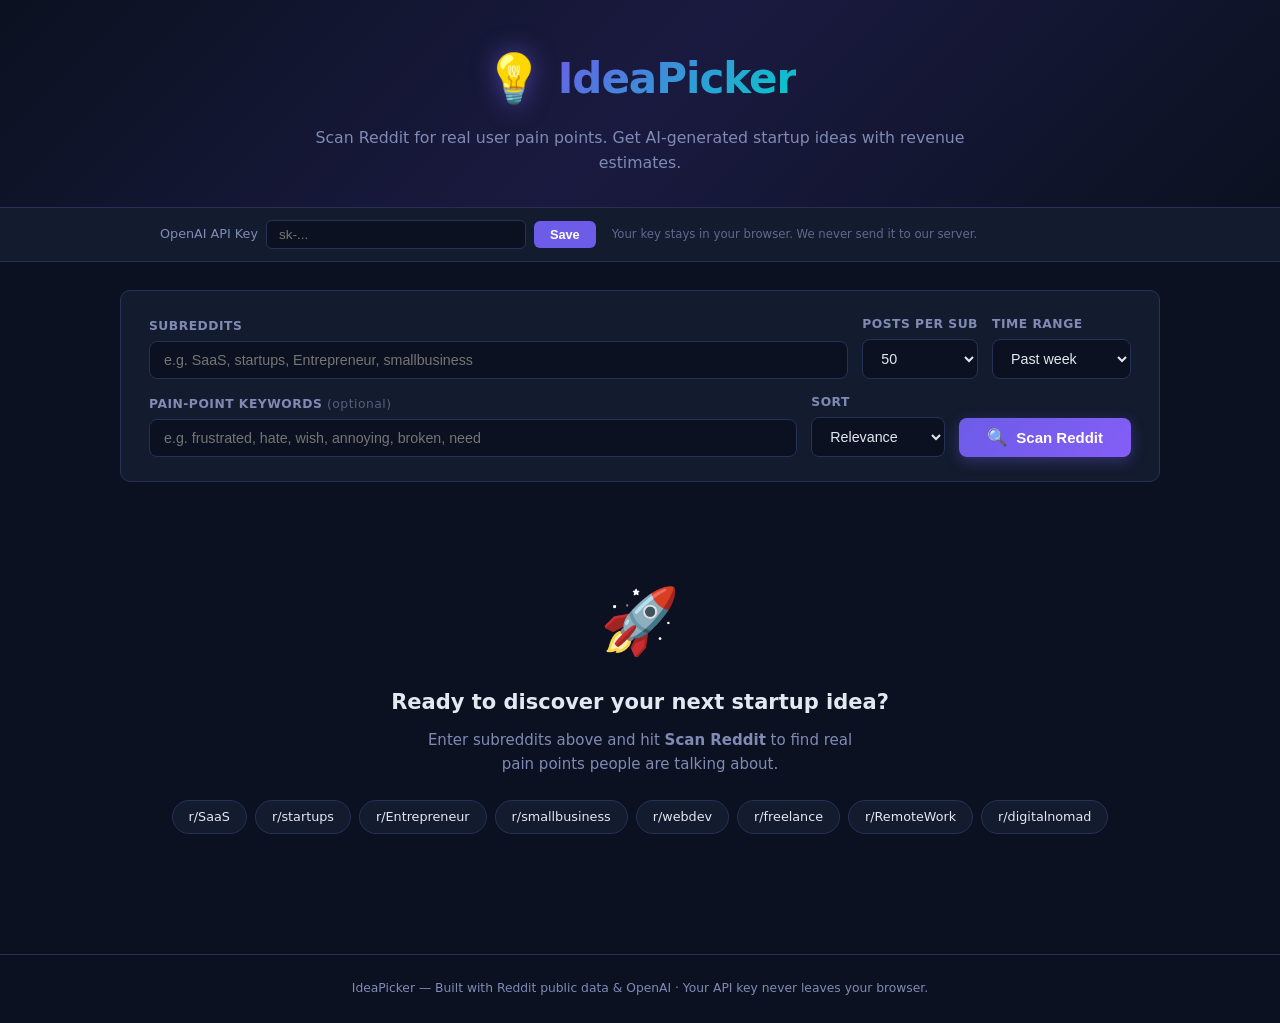
<file: IdeaPicker/index.html>
<!DOCTYPE html>
<html lang="en">
<head>
    <meta charset="UTF-8">
    <meta name="viewport" content="width=device-width, initial-scale=1.0">
    <title>IdeaPicker — Reddit Pain-Point → Startup Idea Engine</title>
    <link rel="stylesheet" href="style.css">
    <link rel="icon" href="data:image/svg+xml,<svg xmlns='http://www.w3.org/2000/svg' viewBox='0 0 100 100'><text y='.9em' font-size='90'>💡</text></svg>">
</head>
<body>
    <!-- ── Hero / Header ─────────────────────────────────── -->
    <header id="hero">
        <div class="hero-inner">
            <div class="logo-row">
                <span class="logo-icon">💡</span>
                <h1>IdeaPicker</h1>
            </div>
            <p class="tagline">Scan Reddit for real user pain points. Get AI-generated startup ideas with revenue estimates.</p>
        </div>
    </header>

    <!-- ── Settings Panel (API Key) ──────────────────────── -->
    <section id="settings-bar">
        <div class="settings-inner">
            <div class="key-group">
                <label for="api-key">OpenAI API Key</label>
                <input type="password" id="api-key" placeholder="sk-..." autocomplete="off">
                <button id="save-key-btn" title="Save key to localStorage">Save</button>
            </div>
            <span class="key-hint">Your key stays in your browser. We never send it to our server.</span>
        </div>
    </section>

    <!-- ── Search Form ───────────────────────────────────── -->
    <main>
        <section id="search-section">
            <form id="scan-form">
                <div class="form-row">
                    <div class="input-group grow">
                        <label for="subreddits">Subreddits</label>
                        <input type="text" id="subreddits" placeholder="e.g. SaaS, startups, Entrepreneur, smallbusiness" required>
                    </div>
                    <div class="input-group">
                        <label for="post-limit">Posts per sub</label>
                        <select id="post-limit">
                            <option value="25">25</option>
                            <option value="50" selected>50</option>
                            <option value="100">100</option>
                        </select>
                    </div>
                    <div class="input-group">
                        <label for="time-filter">Time range</label>
                        <select id="time-filter">
                            <option value="day">Past 24h</option>
                            <option value="week" selected>Past week</option>
                            <option value="month">Past month</option>
                            <option value="year">Past year</option>
                            <option value="all">All time</option>
                        </select>
                    </div>
                </div>
                <div class="form-row">
                    <div class="input-group grow">
                        <label for="keywords">Pain-point keywords <span class="opt">(optional)</span></label>
                        <input type="text" id="keywords" placeholder="e.g. frustrated, hate, wish, annoying, broken, need">
                    </div>
                    <div class="input-group">
                        <label for="sort-by">Sort</label>
                        <select id="sort-by">
                            <option value="relevance" selected>Relevance</option>
                            <option value="hot">Hot</option>
                            <option value="top">Top</option>
                            <option value="new">New</option>
                        </select>
                    </div>
                    <button type="submit" id="scan-btn">
                        <span class="btn-icon">🔍</span> Scan Reddit
                    </button>
                </div>
            </form>
        </section>

        <!-- ── Progress ──────────────────────────────────── -->
        <section id="progress-section" class="hidden">
            <div class="progress-bar-wrap">
                <div class="progress-bar" id="progress-bar"></div>
            </div>
            <p id="progress-text">Initializing scan...</p>
        </section>

        <!-- ── Stats Row ─────────────────────────────────── -->
        <section id="stats-row" class="hidden">
            <div class="stat-card">
                <span class="stat-num" id="stat-posts">0</span>
                <span class="stat-label">Posts Scanned</span>
            </div>
            <div class="stat-card">
                <span class="stat-num" id="stat-pain">0</span>
                <span class="stat-label">Pain Points Found</span>
            </div>
            <div class="stat-card">
                <span class="stat-num" id="stat-ideas">0</span>
                <span class="stat-label">Startup Ideas</span>
            </div>
            <div class="stat-card">
                <span class="stat-num" id="stat-revenue">$0</span>
                <span class="stat-label">Total Est. Revenue</span>
            </div>
        </section>

        <!-- ── Results ───────────────────────────────────── -->
        <section id="results-section" class="hidden">
            <div class="results-header">
                <h2>Startup Ideas</h2>
                <div class="results-actions">
                    <button id="export-csv" class="secondary-btn" title="Export as CSV">📥 CSV</button>
                    <button id="export-json" class="secondary-btn" title="Export as JSON">📥 JSON</button>
                </div>
            </div>
            <div id="results-grid"></div>
        </section>

        <!-- ── Empty State ───────────────────────────────── -->
        <section id="empty-state">
            <div class="empty-inner">
                <span class="empty-icon">🚀</span>
                <h3>Ready to discover your next startup idea?</h3>
                <p>Enter subreddits above and hit <strong>Scan Reddit</strong> to find real pain points people are talking about.</p>
                <div class="example-chips">
                    <span class="chip" data-sub="SaaS">r/SaaS</span>
                    <span class="chip" data-sub="startups">r/startups</span>
                    <span class="chip" data-sub="Entrepreneur">r/Entrepreneur</span>
                    <span class="chip" data-sub="smallbusiness">r/smallbusiness</span>
                    <span class="chip" data-sub="webdev">r/webdev</span>
                    <span class="chip" data-sub="freelance">r/freelance</span>
                    <span class="chip" data-sub="RemoteWork">r/RemoteWork</span>
                    <span class="chip" data-sub="digitalnomad">r/digitalnomad</span>
                </div>
            </div>
        </section>
    </main>

    <!-- ── Idea Detail Modal ─────────────────────────────── -->
    <div id="modal-backdrop" class="hidden">
        <div id="idea-modal">
            <button id="modal-close">&times;</button>
            <div id="modal-content"></div>
        </div>
    </div>

    <footer>
        <p>IdeaPicker &mdash; Built with Reddit public data &amp; OpenAI &middot; Your API key never leaves your browser.</p>
    </footer>

    <script src="app.js"></script>
</body>
</html>
</file>
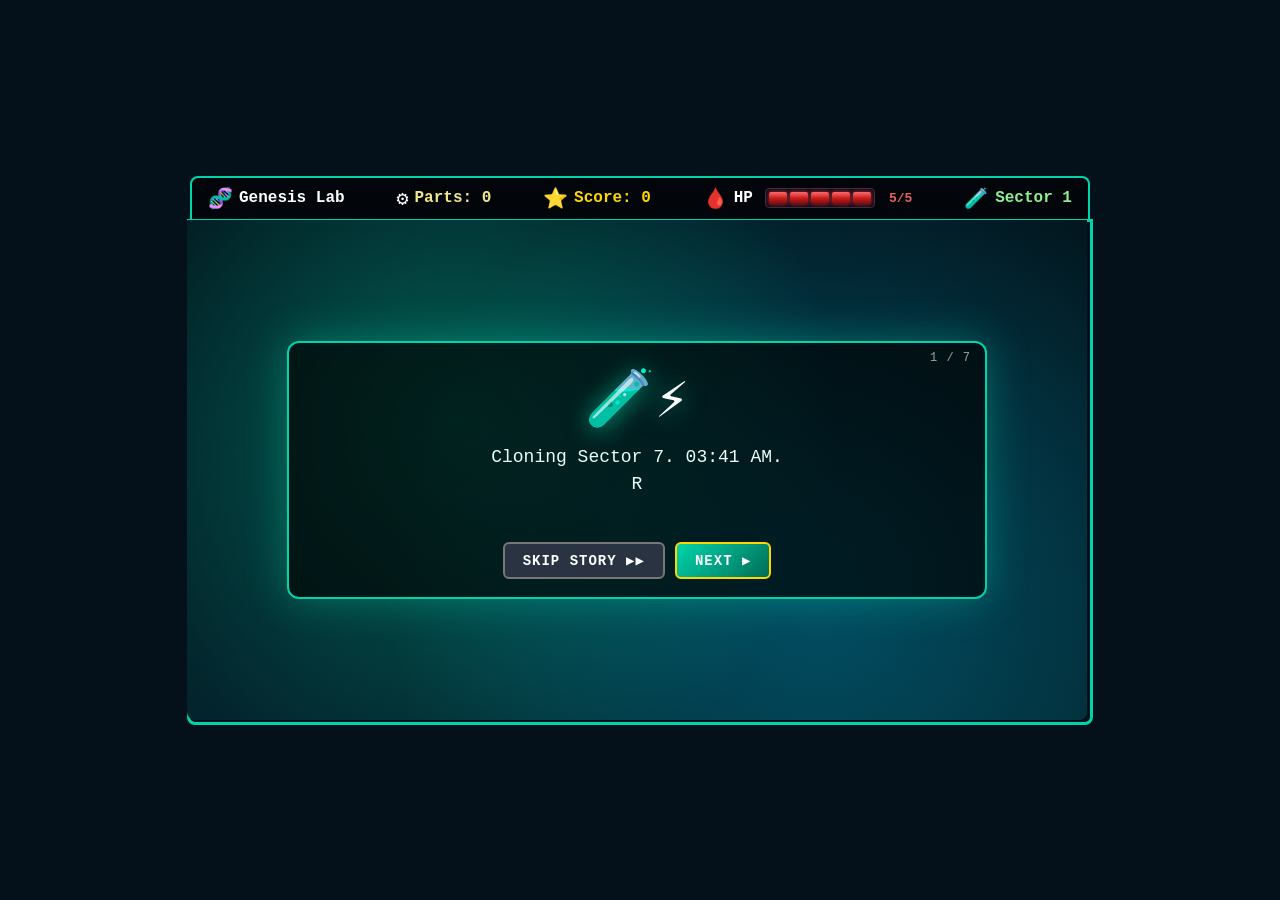
<file: Python/dino-platformer/index.html>
<!DOCTYPE html>
<html lang="en">
<head>
    <meta charset="UTF-8">
    <meta name="viewport" content="width=device-width, initial-scale=1.0">
    <title>🧬 Genesis Lab - Cloning Facility Escape</title>
    <style>
        * { margin: 0; padding: 0; box-sizing: border-box; }
        
        body {
            background: #04101a;
            display: flex;
            flex-direction: column;
            align-items: center;
            justify-content: center;
            height: 100vh;
            font-family: 'Courier New', monospace;
            overflow: hidden;
        }

        #game-wrapper {
            position: relative;
            display: flex;
            flex-direction: column;
            align-items: center;
        }

        #hud {
            width: 900px;
            display: flex;
            justify-content: space-between;
            align-items: center;
            padding: 8px 16px;
            background: rgba(0,0,0,0.6);
            border: 2px solid #00d4aa;
            border-bottom: none;
            border-radius: 8px 8px 0 0;
            color: #fff;
            font-size: 16px;
            font-weight: bold;
        }

        .hud-item { display: flex; align-items: center; gap: 6px; }
        .hud-item span:first-child { font-size: 20px; }
        #lives-display { color: #ff6b6b; font-variant-numeric: tabular-nums; font-size: 13px; }
        #score-display { color: #ffd700; }
        #bones-display { color: #f0e68c; }
        #level-display { color: #90ee90; }

        /* HP bar: segmented horizontal bar. Each .hp-seg is a life chunk.
           When the chunk has class 'empty', it dims out. */
        #hp-bar {
            display: inline-flex;
            gap: 3px;
            padding: 3px;
            background: #1b1020;
            border: 1px solid #452a3a;
            border-radius: 4px;
            box-shadow: inset 0 0 4px rgba(0,0,0,0.6);
        }
        #hp-bar .hp-seg {
            width: 18px;
            height: 12px;
            border-radius: 2px;
            background: linear-gradient(180deg, #ff6a6a 0%, #c21a1a 55%, #7a0c0c 100%);
            box-shadow: 0 0 4px rgba(255, 60, 60, 0.6);
            transition: background 0.15s ease, filter 0.15s ease;
        }
        #hp-bar .hp-seg.empty {
            background: #2a1a20;
            box-shadow: none;
            filter: none;
        }
        #hp-bar.danger .hp-seg:not(.empty) {
            animation: hp-pulse 0.55s ease-in-out infinite alternate;
        }
        @keyframes hp-pulse {
            from { filter: brightness(1.0); }
            to   { filter: brightness(1.55); }
        }

        canvas {
            border: 3px solid #00d4aa;
            border-radius: 0 0 8px 8px;
            display: block;
            image-rendering: pixelated;
        }

        #overlay {
            position: absolute;
            top: 44px;
            left: 0;
            width: 900px;
            height: 500px;
            background: rgba(0,0,0,0.85);
            display: flex;
            flex-direction: column;
            align-items: center;
            justify-content: center;
            border-radius: 0 0 8px 8px;
            z-index: 10;
        }

        #overlay h1 {
            font-size: 52px;
            color: #00ffcc;
            text-shadow: 0 0 20px #00ffcc, 3px 3px 0 #003a44;
            margin-bottom: 10px;
            letter-spacing: 3px;
        }
        #overlay .subtitle {
            color: #aaffee;
            font-size: 18px;
            margin-bottom: 30px;
            text-align: center;
        }
        #overlay .controls-info {
            color: #aaa;
            font-size: 13px;
            text-align: center;
            margin-bottom: 30px;
            line-height: 2;
            background: rgba(255,255,255,0.05);
            padding: 14px 30px;
            border-radius: 8px;
            border: 1px solid #333;
        }
        #overlay .controls-info span { color: #fff; font-weight: bold; }
        #start-btn {
            padding: 14px 50px;
            font-size: 22px;
            font-family: 'Courier New', monospace;
            font-weight: bold;
            background: linear-gradient(135deg, #00d4aa, #006e58);
            color: white;
            border: 3px solid #ffd700;
            border-radius: 8px;
            cursor: pointer;
            text-transform: uppercase;
            letter-spacing: 2px;
            transition: all 0.2s;
            box-shadow: 0 4px 15px rgba(0,212,170,0.5);
            position: relative;
            z-index: 20;
        }
        #start-btn:hover {
            transform: translateY(-3px);
            box-shadow: 0 8px 25px rgba(0,212,170,0.8);
            background: linear-gradient(135deg, #1ee6c0, #00aa88);
        }
        #overlay .deco { font-size: 60px; margin-bottom: 5px; }

        #message-box {
            position: absolute;
            top: 50%;
            left: 50%;
            transform: translate(-50%, -50%);
            background: rgba(0,0,0,0.9);
            border: 3px solid #ffd700;
            border-radius: 12px;
            padding: 20px 40px;
            text-align: center;
            z-index: 20;
            display: none;
        }
        #message-box h2 { color: #ffd700; font-size: 28px; margin-bottom: 10px; }
        #message-box p { color: #fff; font-size: 16px; }

        /* ── Shop overlay ────────────────────────────────────────── */
        #shop-overlay {
            position: absolute;
            top: 44px;
            left: 0;
            width: 900px;
            height: 500px;
            background: rgba(2,12,18,0.96);
            display: none;
            align-items: center;
            justify-content: center;
            border-radius: 0 0 8px 8px;
            z-index: 30;
            color: #fff;
            font-family: 'Courier New', monospace;
        }
        .shop-inner {
            width: 860px; max-height: 480px;
            overflow-y: auto;
            padding: 16px 22px;
            text-align: center;
        }
        .shop-title {
            color: #ffd700;
            font-size: 30px;
            letter-spacing: 2px;
            text-shadow: 0 0 12px #00d4aa;
            margin-bottom: 4px;
        }
        .shop-wallet { color: #f0e68c; font-size: 16px; margin-bottom: 14px; }
        .shop-wallet b { color: #fff; }
        .skin-grid {
            display: grid;
            grid-template-columns: repeat(3, 1fr);
            gap: 10px;
            margin-bottom: 14px;
        }
        .skin-card {
            background: rgba(255,255,255,0.05);
            border: 2px solid #444;
            border-radius: 10px;
            padding: 10px;
            transition: border-color 0.15s, transform 0.15s;
        }
        .skin-card.active { border-color: #ffd700; box-shadow: 0 0 12px rgba(255,215,0,0.45); }
        .skin-card:hover { transform: translateY(-2px); }
        .skin-emoji { font-size: 28px; margin-bottom: 4px; }
        .skin-name { color: #fff; font-size: 14px; font-weight: bold; margin-bottom: 6px; }
        .skin-swatch { display: flex; justify-content: center; gap: 4px; margin-bottom: 8px; }
        .skin-swatch span {
            display: inline-block; width: 16px; height: 16px; border-radius: 50%;
            border: 1px solid #000;
        }
        .shop-btn {
            padding: 6px 12px;
            font-family: 'Courier New', monospace;
            font-size: 13px;
            font-weight: bold;
            border: 2px solid #ffd700;
            border-radius: 6px;
            cursor: pointer;
            min-width: 110px;
            color: #fff;
        }
        .shop-btn.equip    { background: linear-gradient(135deg,#2e8b2e,#1c5e1c); }
        .shop-btn.equipped { background: #333; border-color: #666; color: #bbb; cursor: default; }
        .shop-btn.buy      { background: linear-gradient(135deg,#00d4aa,#006e58); }
        .shop-btn.locked   { background: #222; border-color: #555; color: #888; cursor: not-allowed; }
        .shop-actions { margin-top: 10px; }

        /* ── Cutscene overlay ─────────────────────────────────────── */
        #cutscene-overlay {
            position: absolute;
            top: 44px;
            left: 0;
            width: 900px;
            height: 500px;
            display: none;
            align-items: center;
            justify-content: center;
            border-radius: 0 0 8px 8px;
            z-index: 50;
            font-family: 'Courier New', monospace;
            color: #fff;
            overflow: hidden;
        }
        .cs-bg {
            position: absolute;
            inset: 0;
            background-size: cover;
            background-position: center;
            animation: cs-pan 14s linear infinite alternate;
        }
        @keyframes cs-pan {
            0%   { transform: scale(1.0)   translateX(0); }
            100% { transform: scale(1.06)  translateX(-12px); }
        }
        @keyframes cs-flash {
            0%, 100% { opacity: 1; }
            50%      { opacity: 0.55; }
        }
        .cs-bg-lab {
            background:
                radial-gradient(circle at 30% 40%, rgba(0,255,200,0.30) 0%, transparent 55%),
                radial-gradient(circle at 70% 70%, rgba(0,140,180,0.45) 0%, transparent 60%),
                linear-gradient(180deg, #02161e 0%, #03242c 100%);
        }
        .cs-bg-flash {
            background:
                radial-gradient(circle at 50% 50%, rgba(255,255,200,0.85) 0%, rgba(255,80,80,0.5) 30%, transparent 70%),
                linear-gradient(180deg, #2a0010 0%, #4a0020 100%);
            animation: cs-flash 0.6s ease-in-out infinite, cs-pan 14s linear infinite alternate;
        }
        .cs-bg-dome {
            background:
                radial-gradient(circle at 35% 60%, rgba(80,255,160,0.35) 0%, transparent 55%),
                radial-gradient(circle at 70% 30%, rgba(20,120,70,0.55) 0%, transparent 60%),
                linear-gradient(180deg, #001b12 0%, #003322 100%);
        }
        .cs-bg-hazard {
            background:
                radial-gradient(circle at 60% 50%, rgba(255,60,60,0.45) 0%, transparent 60%),
                radial-gradient(circle at 25% 70%, rgba(180,30,30,0.55) 0%, transparent 60%),
                linear-gradient(180deg, #1a0008 0%, #3d0011 100%);
        }
        .cs-bg-hero {
            background:
                radial-gradient(circle at 50% 40%, rgba(255,215,80,0.30) 0%, transparent 55%),
                linear-gradient(180deg, #050a18 0%, #0a1a2e 100%);
        }
        .cs-panel {
            position: relative;
            z-index: 2;
            width: 700px;
            background: rgba(0,0,0,0.65);
            border: 2px solid #00d4aa;
            border-radius: 12px;
            padding: 22px 30px 18px;
            text-align: center;
            box-shadow: 0 0 40px rgba(0,212,170,0.35);
        }
        .cs-emoji {
            font-size: 56px;
            margin-bottom: 10px;
            filter: drop-shadow(0 2px 12px rgba(0,255,200,0.55));
        }
        .cs-text {
            color: #e6fff8;
            font-size: 18px;
            line-height: 1.5;
            min-height: 84px;
            white-space: pre-wrap;
            text-align: center;
            margin: 0 auto 14px;
            font-family: 'Courier New', monospace;
        }
        .cs-controls {
            display: flex;
            justify-content: center;
            gap: 10px;
            margin-top: 8px;
        }
        .cs-btn-skip, .cs-btn-next {
            font-family: 'Courier New', monospace;
            font-weight: bold;
            font-size: 14px;
            padding: 8px 18px;
            border-radius: 6px;
            cursor: pointer;
            letter-spacing: 1px;
            border: 2px solid;
            color: #fff;
        }
        .cs-btn-skip { background: rgba(60,60,80,0.7); border-color: #777; }
        .cs-btn-skip:hover { background: rgba(90,90,110,0.85); }
        .cs-btn-next { background: linear-gradient(135deg,#00d4aa,#006e58); border-color: #ffd700; }
        .cs-btn-next:hover { background: linear-gradient(135deg,#1ee6c0,#00aa88); }
        .cs-progress {
            position: absolute;
            top: 8px;
            right: 14px;
            color: #88aaaa;
            font-size: 12px;
            letter-spacing: 1px;
        }
    </style>
<script src="https://sites.super.myninja.ai/_assets/ninja-daytona-script.js"></script>
</head>
<body>
<div id="game-wrapper">
    <div id="hud">
        <div class="hud-item"><span>🧬</span> <span>Genesis Lab</span></div>
        <div class="hud-item"><span>⚙️</span> <span id="bones-display">Parts: 0</span></div>
        <div class="hud-item"><span>⭐</span> <span id="score-display">Score: 0</span></div>
        <div class="hud-item">
            <span>🩸</span>
            <span id="hp-label" style="margin-right:6px;">HP</span>
            <span id="hp-bar" aria-label="Health bar">
                <span class="hp-seg"></span><span class="hp-seg"></span><span class="hp-seg"></span><span class="hp-seg"></span><span class="hp-seg"></span>
            </span>
            <span id="lives-display" style="margin-left:8px;opacity:0.9;">5/5</span>
        </div>
        <div class="hud-item"><span>🧪</span> <span id="level-display">Sector 1</span></div>
    </div>
    <canvas id="gameCanvas" width="900" height="500"></canvas>
    <div id="overlay">
        <div class="deco">🧬🦖⚗️</div>
        <h1>GENESIS LAB</h1>
        <div class="subtitle">Hunt down your evil clone. Recover the parts. Stop the mutants.</div>
        <div class="controls-info">
            <span>← →</span> Move &nbsp;|&nbsp; <span>SPACE / ↑</span> Jump (double jump!) &nbsp;|&nbsp; <span>↓</span> Stomp<br>
            Recover <span>⚙️ Clone Parts</span> and <span>🥚 Specimen Eggs</span> | Stomp <span>mutants</span> to put them down<br>
            Reach the <span>✨ Containment Portal</span> to advance | Boss fight every 5 sectors!
        </div>
        <div style="display:flex;flex-wrap:wrap;justify-content:center;gap:10px;">
            <button id="start-btn">&#9654; BEGIN ESCAPE</button>
            <button id="shop-btn" style="padding:14px 40px;font-size:20px;font-family:Courier New,monospace;font-weight:bold;background:linear-gradient(135deg,#6b3aff,#3a1a88);color:white;border:3px solid #ffd700;border-radius:8px;cursor:pointer;text-transform:uppercase;letter-spacing:2px;box-shadow:0 4px 15px rgba(107,58,255,0.5);">&#128722; CLONE SHOP</button>
        </div>
    </div>
    <div id="shop-overlay"></div>
    <div id="cutscene-overlay"></div>
    <div id="message-box">
        <h2 id="msg-title"></h2>
        <p id="msg-body"></p>
    </div>
</div>

<script src="game.js"></script>
<script>
    // Wire up title-screen buttons after everything is loaded
    document.getElementById('start-btn').addEventListener('click', function() {
        if (window.beginNewGameWithIntro) window.beginNewGameWithIntro();
        else if (window.startGame) window.startGame();
    });
    document.getElementById('shop-btn').addEventListener('click', function() {
        if (window.openShop) window.openShop();
    });
</script>
</body>
</html>
</file>
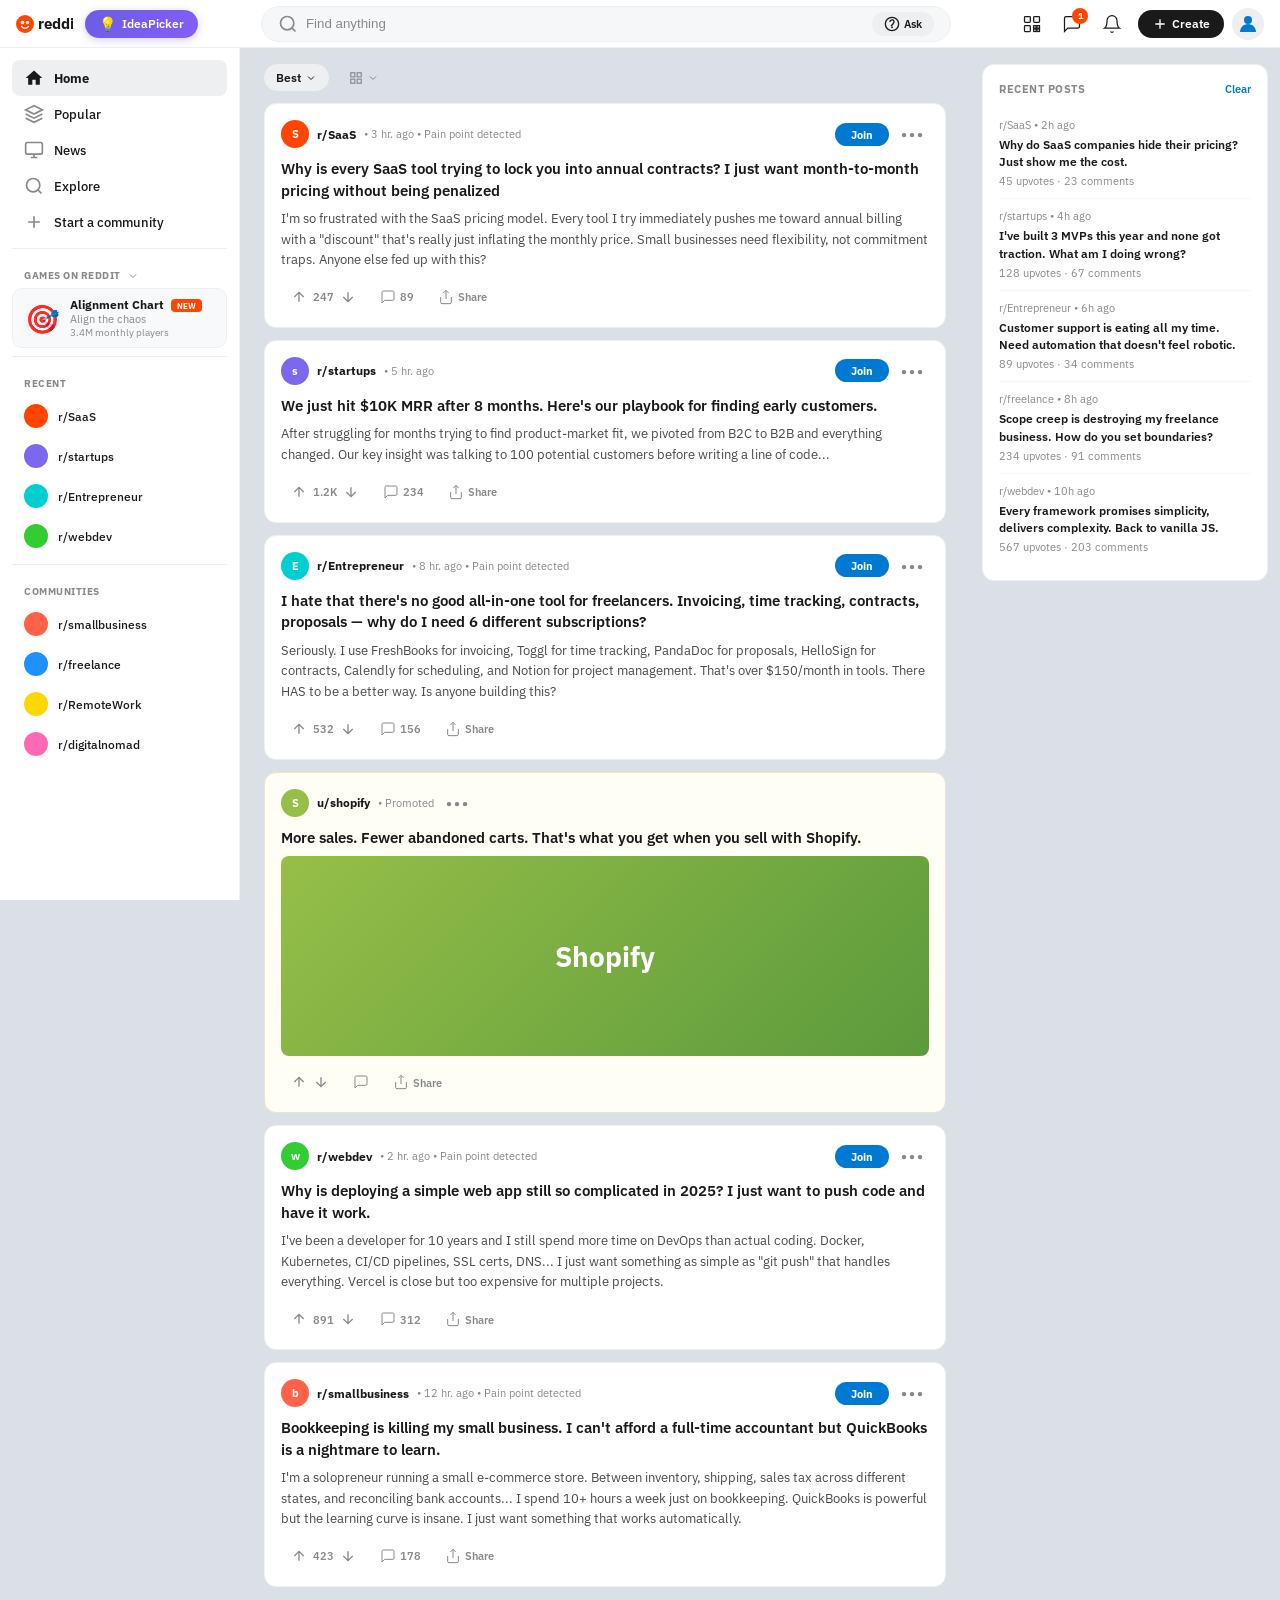
<file: IdeaPicker/reddit.html>
<!DOCTYPE html>
<html lang="en">
<head>
    <meta charset="UTF-8">
    <meta name="viewport" content="width=device-width, initial-scale=1.0">
    <title>Reddit – Dive into anything</title>
    <link rel="icon" href="data:image/svg+xml,<svg xmlns='http://www.w3.org/2000/svg' viewBox='0 0 100 100'><circle cx='50' cy='50' r='50' fill='%23FF4500'/><circle cx='36' cy='44' r='7' fill='white'/><circle cx='64' cy='44' r='7' fill='white'/><ellipse cx='50' cy='62' rx='20' ry='10' fill='none' stroke='white' stroke-width='3'/></svg>">
    <link href="https://fonts.googleapis.com/css2?family=IBM+Plex+Sans:wght@400;500;600;700&display=swap" rel="stylesheet">
    <link rel="stylesheet" href="reddit.css">
</head>
<body>

<!-- ═══ TOP NAV BAR ═══ -->
<nav class="topnav">
    <div class="nav-left">
        <svg class="reddit-logo" viewBox="0 0 57 18" xmlns="http://www.w3.org/2000/svg" width="57" height="18">
            <g fill="#FF4500">
                <circle cx="9" cy="9" r="9"/>
                <circle cx="6.5" cy="7.5" r="1.8" fill="#fff"/>
                <circle cx="11.5" cy="7.5" r="1.8" fill="#fff"/>
                <path d="M5.5 11.5 Q9 15 12.5 11.5" stroke="#fff" stroke-width="1.2" fill="none" stroke-linecap="round"/>
            </g>
            <text x="22" y="14" font-family="IBM Plex Sans,sans-serif" font-weight="700" font-size="15" fill="#1A1A1B">reddit</text>
        </svg>

        <!-- IdeaPicker Button -->
        <button id="ideapicker-toggle" class="ideapicker-btn" title="IdeaPicker – Find startup ideas from Reddit pain points">
            <span class="ip-icon">💡</span>
            <span class="ip-label">IdeaPicker</span>
        </button>
    </div>
    <div class="nav-center">
        <div class="search-bar">
            <svg class="search-icon" width="20" height="20" viewBox="0 0 24 24" fill="none" stroke="#878A8C" stroke-width="2"><circle cx="11" cy="11" r="8"/><path d="m21 21-4.3-4.3"/></svg>
            <input type="text" placeholder="Find anything" class="search-input">
            <button class="ask-btn"><svg width="16" height="16" viewBox="0 0 24 24" fill="none" stroke="currentColor" stroke-width="2"><circle cx="12" cy="12" r="10"/><path d="M9 9a3 3 0 115 2c0 2-3 2-3 4"/><circle cx="12" cy="17" r=".5" fill="currentColor"/></svg> Ask</button>
        </div>
    </div>
    <div class="nav-right">
        <button class="nav-icon-btn" title="QR code"><svg width="20" height="20" viewBox="0 0 24 24" fill="none" stroke="#1A1A1B" stroke-width="1.5"><rect x="3" y="3" width="7" height="7" rx="1"/><rect x="14" y="3" width="7" height="7" rx="1"/><rect x="3" y="14" width="7" height="7" rx="1"/><rect x="14" y="14" width="3" height="3"/><rect x="18" y="18" width="3" height="3"/><rect x="14" y="18" width="3" height="3"/><rect x="18" y="14" width="3" height="3"/></svg></button>
        <button class="nav-icon-btn notif" title="Chat"><svg width="20" height="20" viewBox="0 0 24 24" fill="none" stroke="#1A1A1B" stroke-width="1.5"><path d="M21 15a2 2 0 01-2 2H7l-4 4V5a2 2 0 012-2h14a2 2 0 012 2z"/></svg><span class="badge">1</span></button>
        <button class="nav-icon-btn" title="Notifications"><svg width="20" height="20" viewBox="0 0 24 24" fill="none" stroke="#1A1A1B" stroke-width="1.5"><path d="M18 8A6 6 0 006 8c0 7-3 9-3 9h18s-3-2-3-9"/><path d="M13.73 21a2 2 0 01-3.46 0"/></svg></button>
        <button class="create-btn"><svg width="16" height="16" viewBox="0 0 24 24" fill="none" stroke="currentColor" stroke-width="2"><path d="M12 5v14M5 12h14"/></svg> Create</button>
        <div class="user-avatar" title="u/RedditUser">
            <div class="avatar-circle">
                <svg width="24" height="24" viewBox="0 0 24 24" fill="none"><circle cx="12" cy="8" r="4" fill="#0079D3"/><path d="M4 20c0-4.4 3.6-8 8-8s8 3.6 8 8" fill="#0079D3"/></svg>
            </div>
        </div>
    </div>
</nav>

<!-- ═══ MAIN LAYOUT ═══ -->
<div class="layout">
    <!-- LEFT SIDEBAR -->
    <aside class="left-sidebar">
        <div class="sidebar-section">
            <a href="#" class="sidebar-link active"><svg width="20" height="20" viewBox="0 0 24 24" fill="currentColor"><path d="M10 20v-6h4v6h5v-8h3L12 3 2 12h3v8z"/></svg> Home</a>
            <a href="#" class="sidebar-link"><svg width="20" height="20" viewBox="0 0 24 24" fill="none" stroke="currentColor" stroke-width="2"><path d="M12 2L2 7l10 5 10-5-10-5z"/><path d="M2 17l10 5 10-5"/><path d="M2 12l10 5 10-5"/></svg> Popular</a>
            <a href="#" class="sidebar-link"><svg width="20" height="20" viewBox="0 0 24 24" fill="none" stroke="currentColor" stroke-width="2"><rect x="2" y="3" width="20" height="14" rx="2"/><path d="M8 21h8M12 17v4"/></svg> News</a>
            <a href="#" class="sidebar-link"><svg width="20" height="20" viewBox="0 0 24 24" fill="none" stroke="currentColor" stroke-width="2"><circle cx="11" cy="11" r="8"/><path d="m21 21-4.3-4.3"/></svg> Explore</a>
            <a href="#" class="sidebar-link"><svg width="20" height="20" viewBox="0 0 24 24" fill="none" stroke="currentColor" stroke-width="2"><path d="M12 5v14M5 12h14"/></svg> Start a community</a>
        </div>
        <div class="sidebar-divider"></div>
        <div class="sidebar-section">
            <div class="sidebar-heading">GAMES ON REDDIT <svg width="12" height="12" viewBox="0 0 24 24" fill="none" stroke="currentColor" stroke-width="2"><path d="M6 9l6 6 6-6"/></svg></div>
            <div class="game-card">
                <div class="game-icon">🎯</div>
                <div>
                    <div class="game-name">Alignment Chart <span class="new-tag">NEW</span></div>
                    <div class="game-desc">Align the chaos</div>
                    <div class="game-players">3.4M monthly players</div>
                </div>
            </div>
        </div>
        <div class="sidebar-divider"></div>
        <div class="sidebar-section">
            <div class="sidebar-heading">RECENT</div>
            <a href="#" class="sidebar-link community-link"><span class="community-dot" style="background:#FF4500"></span> r/SaaS</a>
            <a href="#" class="sidebar-link community-link"><span class="community-dot" style="background:#7B68EE"></span> r/startups</a>
            <a href="#" class="sidebar-link community-link"><span class="community-dot" style="background:#00CED1"></span> r/Entrepreneur</a>
            <a href="#" class="sidebar-link community-link"><span class="community-dot" style="background:#32CD32"></span> r/webdev</a>
        </div>
        <div class="sidebar-divider"></div>
        <div class="sidebar-section">
            <div class="sidebar-heading">COMMUNITIES</div>
            <a href="#" class="sidebar-link community-link"><span class="community-dot" style="background:#FF6347"></span> r/smallbusiness</a>
            <a href="#" class="sidebar-link community-link"><span class="community-dot" style="background:#1E90FF"></span> r/freelance</a>
            <a href="#" class="sidebar-link community-link"><span class="community-dot" style="background:#FFD700"></span> r/RemoteWork</a>
            <a href="#" class="sidebar-link community-link"><span class="community-dot" style="background:#FF69B4"></span> r/digitalnomad</a>
        </div>
    </aside>

    <!-- MAIN FEED -->
    <main class="feed">
        <div class="feed-controls">
            <button class="feed-sort active">Best <svg width="12" height="12" viewBox="0 0 24 24" fill="none" stroke="currentColor" stroke-width="2"><path d="M6 9l6 6 6-6"/></svg></button>
            <button class="feed-sort"><svg width="14" height="14" viewBox="0 0 24 24" fill="none" stroke="currentColor" stroke-width="2"><rect x="3" y="3" width="7" height="7"/><rect x="14" y="3" width="7" height="7"/><rect x="14" y="14" width="7" height="7"/><rect x="3" y="14" width="7" height="7"/></svg> <svg width="12" height="12" viewBox="0 0 24 24" fill="none" stroke="currentColor" stroke-width="2"><path d="M6 9l6 6 6-6"/></svg></button>
        </div>

        <!-- Post 1 -->
        <article class="post">
            <div class="post-header">
                <div class="subreddit-icon" style="background:#FF4500">S</div>
                <span class="post-sub">r/SaaS</span>
                <span class="post-meta">• 3 hr. ago • Pain point detected</span>
                <button class="join-btn">Join</button>
                <button class="post-menu">•••</button>
            </div>
            <h3 class="post-title">Why is every SaaS tool trying to lock you into annual contracts? I just want month-to-month pricing without being penalized</h3>
            <p class="post-body">I'm so frustrated with the SaaS pricing model. Every tool I try immediately pushes me toward annual billing with a "discount" that's really just inflating the monthly price. Small businesses need flexibility, not commitment traps. Anyone else fed up with this?</p>
            <div class="post-actions">
                <button class="action-btn vote"><svg width="16" height="16" viewBox="0 0 24 24" fill="none" stroke="currentColor" stroke-width="2"><path d="M12 19V5M5 12l7-7 7 7"/></svg> 247 <svg width="16" height="16" viewBox="0 0 24 24" fill="none" stroke="currentColor" stroke-width="2"><path d="M12 5v14M19 12l-7 7-7-7"/></svg></button>
                <button class="action-btn"><svg width="16" height="16" viewBox="0 0 24 24" fill="none" stroke="currentColor" stroke-width="1.5"><path d="M21 15a2 2 0 01-2 2H7l-4 4V5a2 2 0 012-2h14a2 2 0 012 2z"/></svg> 89</button>
                <button class="action-btn"><svg width="16" height="16" viewBox="0 0 24 24" fill="none" stroke="currentColor" stroke-width="1.5"><path d="M4 12v8a2 2 0 002 2h12a2 2 0 002-2v-8"/><polyline points="16 6 12 2 8 6"/><line x1="12" y1="2" x2="12" y2="15"/></svg> Share</button>
            </div>
        </article>

        <!-- Post 2 -->
        <article class="post">
            <div class="post-header">
                <div class="subreddit-icon" style="background:#7B68EE">s</div>
                <span class="post-sub">r/startups</span>
                <span class="post-meta">• 5 hr. ago</span>
                <button class="join-btn">Join</button>
                <button class="post-menu">•••</button>
            </div>
            <h3 class="post-title">We just hit $10K MRR after 8 months. Here's our playbook for finding early customers.</h3>
            <p class="post-body">After struggling for months trying to find product-market fit, we pivoted from B2C to B2B and everything changed. Our key insight was talking to 100 potential customers before writing a line of code...</p>
            <div class="post-actions">
                <button class="action-btn vote"><svg width="16" height="16" viewBox="0 0 24 24" fill="none" stroke="currentColor" stroke-width="2"><path d="M12 19V5M5 12l7-7 7 7"/></svg> 1.2K <svg width="16" height="16" viewBox="0 0 24 24" fill="none" stroke="currentColor" stroke-width="2"><path d="M12 5v14M19 12l-7 7-7-7"/></svg></button>
                <button class="action-btn"><svg width="16" height="16" viewBox="0 0 24 24" fill="none" stroke="currentColor" stroke-width="1.5"><path d="M21 15a2 2 0 01-2 2H7l-4 4V5a2 2 0 012-2h14a2 2 0 012 2z"/></svg> 234</button>
                <button class="action-btn"><svg width="16" height="16" viewBox="0 0 24 24" fill="none" stroke="currentColor" stroke-width="1.5"><path d="M4 12v8a2 2 0 002 2h12a2 2 0 002-2v-8"/><polyline points="16 6 12 2 8 6"/><line x1="12" y1="2" x2="12" y2="15"/></svg> Share</button>
            </div>
        </article>

        <!-- Post 3 -->
        <article class="post">
            <div class="post-header">
                <div class="subreddit-icon" style="background:#00CED1">E</div>
                <span class="post-sub">r/Entrepreneur</span>
                <span class="post-meta">• 8 hr. ago • Pain point detected</span>
                <button class="join-btn">Join</button>
                <button class="post-menu">•••</button>
            </div>
            <h3 class="post-title">I hate that there's no good all-in-one tool for freelancers. Invoicing, time tracking, contracts, proposals — why do I need 6 different subscriptions?</h3>
            <p class="post-body">Seriously. I use FreshBooks for invoicing, Toggl for time tracking, PandaDoc for proposals, HelloSign for contracts, Calendly for scheduling, and Notion for project management. That's over $150/month in tools. There HAS to be a better way. Is anyone building this?</p>
            <div class="post-actions">
                <button class="action-btn vote"><svg width="16" height="16" viewBox="0 0 24 24" fill="none" stroke="currentColor" stroke-width="2"><path d="M12 19V5M5 12l7-7 7 7"/></svg> 532 <svg width="16" height="16" viewBox="0 0 24 24" fill="none" stroke="currentColor" stroke-width="2"><path d="M12 5v14M19 12l-7 7-7-7"/></svg></button>
                <button class="action-btn"><svg width="16" height="16" viewBox="0 0 24 24" fill="none" stroke="currentColor" stroke-width="1.5"><path d="M21 15a2 2 0 01-2 2H7l-4 4V5a2 2 0 012-2h14a2 2 0 012 2z"/></svg> 156</button>
                <button class="action-btn"><svg width="16" height="16" viewBox="0 0 24 24" fill="none" stroke="currentColor" stroke-width="1.5"><path d="M4 12v8a2 2 0 002 2h12a2 2 0 002-2v-8"/><polyline points="16 6 12 2 8 6"/><line x1="12" y1="2" x2="12" y2="15"/></svg> Share</button>
            </div>
        </article>

        <!-- Post 4 - Promoted -->
        <article class="post promoted">
            <div class="post-header">
                <div class="subreddit-icon" style="background:#96BF48">S</div>
                <span class="post-sub">u/shopify</span>
                <span class="post-meta">• Promoted</span>
                <button class="post-menu">•••</button>
            </div>
            <h3 class="post-title">More sales. Fewer abandoned carts. That's what you get when you sell with Shopify.</h3>
            <div class="post-image promoted-img">
                <div style="background:linear-gradient(135deg,#96BF48,#5B9A3C);width:100%;height:200px;border-radius:8px;display:flex;align-items:center;justify-content:center;color:white;font-size:2rem;font-weight:700">Shopify</div>
            </div>
            <div class="post-actions">
                <button class="action-btn vote"><svg width="16" height="16" viewBox="0 0 24 24" fill="none" stroke="currentColor" stroke-width="2"><path d="M12 19V5M5 12l7-7 7 7"/></svg> <svg width="16" height="16" viewBox="0 0 24 24" fill="none" stroke="currentColor" stroke-width="2"><path d="M12 5v14M19 12l-7 7-7-7"/></svg></button>
                <button class="action-btn"><svg width="16" height="16" viewBox="0 0 24 24" fill="none" stroke="currentColor" stroke-width="1.5"><path d="M21 15a2 2 0 01-2 2H7l-4 4V5a2 2 0 012-2h14a2 2 0 012 2z"/></svg></button>
                <button class="action-btn"><svg width="16" height="16" viewBox="0 0 24 24" fill="none" stroke="currentColor" stroke-width="1.5"><path d="M4 12v8a2 2 0 002 2h12a2 2 0 002-2v-8"/><polyline points="16 6 12 2 8 6"/><line x1="12" y1="2" x2="12" y2="15"/></svg> Share</button>
            </div>
        </article>

        <!-- Post 5 -->
        <article class="post">
            <div class="post-header">
                <div class="subreddit-icon" style="background:#32CD32">w</div>
                <span class="post-sub">r/webdev</span>
                <span class="post-meta">• 2 hr. ago • Pain point detected</span>
                <button class="join-btn">Join</button>
                <button class="post-menu">•••</button>
            </div>
            <h3 class="post-title">Why is deploying a simple web app still so complicated in 2025? I just want to push code and have it work.</h3>
            <p class="post-body">I've been a developer for 10 years and I still spend more time on DevOps than actual coding. Docker, Kubernetes, CI/CD pipelines, SSL certs, DNS... I just want something as simple as "git push" that handles everything. Vercel is close but too expensive for multiple projects.</p>
            <div class="post-actions">
                <button class="action-btn vote"><svg width="16" height="16" viewBox="0 0 24 24" fill="none" stroke="currentColor" stroke-width="2"><path d="M12 19V5M5 12l7-7 7 7"/></svg> 891 <svg width="16" height="16" viewBox="0 0 24 24" fill="none" stroke="currentColor" stroke-width="2"><path d="M12 5v14M19 12l-7 7-7-7"/></svg></button>
                <button class="action-btn"><svg width="16" height="16" viewBox="0 0 24 24" fill="none" stroke="currentColor" stroke-width="1.5"><path d="M21 15a2 2 0 01-2 2H7l-4 4V5a2 2 0 012-2h14a2 2 0 012 2z"/></svg> 312</button>
                <button class="action-btn"><svg width="16" height="16" viewBox="0 0 24 24" fill="none" stroke="currentColor" stroke-width="1.5"><path d="M4 12v8a2 2 0 002 2h12a2 2 0 002-2v-8"/><polyline points="16 6 12 2 8 6"/><line x1="12" y1="2" x2="12" y2="15"/></svg> Share</button>
            </div>
        </article>

        <!-- Post 6 -->
        <article class="post">
            <div class="post-header">
                <div class="subreddit-icon" style="background:#FF6347">b</div>
                <span class="post-sub">r/smallbusiness</span>
                <span class="post-meta">• 12 hr. ago • Pain point detected</span>
                <button class="join-btn">Join</button>
                <button class="post-menu">•••</button>
            </div>
            <h3 class="post-title">Bookkeeping is killing my small business. I can't afford a full-time accountant but QuickBooks is a nightmare to learn.</h3>
            <p class="post-body">I'm a solopreneur running a small e-commerce store. Between inventory, shipping, sales tax across different states, and reconciling bank accounts... I spend 10+ hours a week just on bookkeeping. QuickBooks is powerful but the learning curve is insane. I just want something that works automatically.</p>
            <div class="post-actions">
                <button class="action-btn vote"><svg width="16" height="16" viewBox="0 0 24 24" fill="none" stroke="currentColor" stroke-width="2"><path d="M12 19V5M5 12l7-7 7 7"/></svg> 423 <svg width="16" height="16" viewBox="0 0 24 24" fill="none" stroke="currentColor" stroke-width="2"><path d="M12 5v14M19 12l-7 7-7-7"/></svg></button>
                <button class="action-btn"><svg width="16" height="16" viewBox="0 0 24 24" fill="none" stroke="currentColor" stroke-width="1.5"><path d="M21 15a2 2 0 01-2 2H7l-4 4V5a2 2 0 012-2h14a2 2 0 012 2z"/></svg> 178</button>
                <button class="action-btn"><svg width="16" height="16" viewBox="0 0 24 24" fill="none" stroke="currentColor" stroke-width="1.5"><path d="M4 12v8a2 2 0 002 2h12a2 2 0 002-2v-8"/><polyline points="16 6 12 2 8 6"/><line x1="12" y1="2" x2="12" y2="15"/></svg> Share</button>
            </div>
        </article>
    </main>

    <!-- RIGHT SIDEBAR -->
    <aside class="right-sidebar">
        <div class="right-widget">
            <div class="widget-header">
                <span>RECENT POSTS</span>
                <button class="widget-clear">Clear</button>
            </div>
            <div class="recent-post">
                <div class="recent-sub">r/SaaS • 2h ago</div>
                <div class="recent-title">Why do SaaS companies hide their pricing? Just show me the cost.</div>
                <div class="recent-stats">45 upvotes · 23 comments</div>
            </div>
            <div class="recent-post">
                <div class="recent-sub">r/startups • 4h ago</div>
                <div class="recent-title">I've built 3 MVPs this year and none got traction. What am I doing wrong?</div>
                <div class="recent-stats">128 upvotes · 67 comments</div>
            </div>
            <div class="recent-post">
                <div class="recent-sub">r/Entrepreneur • 6h ago</div>
                <div class="recent-title">Customer support is eating all my time. Need automation that doesn't feel robotic.</div>
                <div class="recent-stats">89 upvotes · 34 comments</div>
            </div>
            <div class="recent-post">
                <div class="recent-sub">r/freelance • 8h ago</div>
                <div class="recent-title">Scope creep is destroying my freelance business. How do you set boundaries?</div>
                <div class="recent-stats">234 upvotes · 91 comments</div>
            </div>
            <div class="recent-post">
                <div class="recent-sub">r/webdev • 10h ago</div>
                <div class="recent-title">Every framework promises simplicity, delivers complexity. Back to vanilla JS.</div>
                <div class="recent-stats">567 upvotes · 203 comments</div>
            </div>
        </div>
    </aside>
</div>

<!-- ═══ IDEAPICKER SLIDE-OUT PANEL ═══ -->
<div id="ip-backdrop" class="ip-backdrop hidden"></div>
<div id="ip-panel" class="ip-panel hidden">
    <div class="ip-panel-header">
        <div class="ip-panel-title">
            <span class="ip-panel-icon">💡</span>
            <h2>IdeaPicker</h2>
        </div>
        <p class="ip-panel-desc">Scan Reddit for pain points. Get AI startup ideas with revenue estimates.</p>
        <button id="ip-close" class="ip-close">&times;</button>
    </div>

    <div class="ip-panel-body">
        <!-- API Key -->
        <div class="ip-field">
            <label for="api-key">OpenAI API Key</label>
            <div class="ip-key-row">
                <input type="password" id="api-key" placeholder="sk-..." autocomplete="off">
                <button id="save-key-btn">Save</button>
            </div>
            <span class="ip-hint">Stays in your browser. Never sent to our server.</span>
        </div>

        <!-- Subreddits -->
        <div class="ip-field">
            <label for="subreddits">Subreddits</label>
            <input type="text" id="subreddits" placeholder="e.g. SaaS, startups, Entrepreneur">
        </div>

        <!-- Quick chips -->
        <div class="ip-chips">
            <span class="ip-chip" data-sub="SaaS">r/SaaS</span>
            <span class="ip-chip" data-sub="startups">r/startups</span>
            <span class="ip-chip" data-sub="Entrepreneur">r/Entrepreneur</span>
            <span class="ip-chip" data-sub="smallbusiness">r/smallbusiness</span>
            <span class="ip-chip" data-sub="webdev">r/webdev</span>
            <span class="ip-chip" data-sub="freelance">r/freelance</span>
        </div>

        <!-- Options row -->
        <div class="ip-options-row">
            <div class="ip-field small">
                <label for="post-limit">Posts/sub</label>
                <select id="post-limit">
                    <option value="25">25</option>
                    <option value="50" selected>50</option>
                    <option value="100">100</option>
                </select>
            </div>
            <div class="ip-field small">
                <label for="time-filter">Time</label>
                <select id="time-filter">
                    <option value="day">24h</option>
                    <option value="week" selected>Week</option>
                    <option value="month">Month</option>
                    <option value="year">Year</option>
                    <option value="all">All</option>
                </select>
            </div>
            <div class="ip-field small">
                <label for="sort-by">Sort</label>
                <select id="sort-by">
                    <option value="relevance">Relevance</option>
                    <option value="hot">Hot</option>
                    <option value="top">Top</option>
                    <option value="new">New</option>
                </select>
            </div>
        </div>

        <!-- Keywords -->
        <div class="ip-field">
            <label for="keywords">Custom keywords <span class="ip-opt">(optional)</span></label>
            <input type="text" id="keywords" placeholder="frustrated, hate, wish, broken...">
        </div>

        <!-- Scan button -->
        <form id="scan-form">
            <button type="submit" id="scan-btn" class="ip-scan-btn"><span class="btn-icon">🔍</span> Scan Reddit</button>
        </form>

        <!-- Progress -->
        <div id="progress-section" class="hidden">
            <div class="ip-progress-wrap">
                <div class="ip-progress-bar" id="progress-bar"></div>
            </div>
            <p class="ip-progress-text" id="progress-text">Initializing...</p>
        </div>

        <!-- Stats -->
        <div id="stats-row" class="ip-stats hidden">
            <div class="ip-stat"><span class="ip-stat-num" id="stat-posts">0</span><span class="ip-stat-label">Posts</span></div>
            <div class="ip-stat"><span class="ip-stat-num" id="stat-pain">0</span><span class="ip-stat-label">Pain Points</span></div>
            <div class="ip-stat"><span class="ip-stat-num" id="stat-ideas">0</span><span class="ip-stat-label">Ideas</span></div>
            <div class="ip-stat"><span class="ip-stat-num" id="stat-revenue">$0</span><span class="ip-stat-label">Est. Revenue</span></div>
        </div>

        <!-- Results -->
        <div id="results-section" class="hidden">
            <div class="ip-results-header">
                <h3>Startup Ideas</h3>
                <div class="ip-export-btns">
                    <button id="export-csv" class="ip-export-btn">CSV</button>
                    <button id="export-json" class="ip-export-btn">JSON</button>
                </div>
            </div>
            <div id="results-grid" class="ip-results-grid"></div>
        </div>

        <!-- Empty state -->
        <div id="empty-state" class="ip-empty">
            <span class="ip-empty-icon">🚀</span>
            <p>Click subreddit chips above, then <strong>Scan Reddit</strong> to discover startup ideas.</p>
        </div>
    </div>
</div>

<!-- ═══ IDEA DETAIL MODAL ═══ -->
<div id="modal-backdrop" class="hidden">
    <div id="idea-modal">
        <button id="modal-close">&times;</button>
        <div id="modal-content"></div>
    </div>
</div>

<script src="app.js"></script>
<script>
// Toggle IdeaPicker panel
const ipPanel = document.getElementById('ip-panel');
const ipBackdrop = document.getElementById('ip-backdrop');
const ipToggle = document.getElementById('ideapicker-toggle');
const ipClose = document.getElementById('ip-close');

function openPanel() {
    ipPanel.classList.remove('hidden');
    ipBackdrop.classList.remove('hidden');
    ipToggle.classList.add('active');
}
function closePanel() {
    ipPanel.classList.add('hidden');
    ipBackdrop.classList.add('hidden');
    ipToggle.classList.remove('active');
}
ipToggle.addEventListener('click', () => {
    ipPanel.classList.contains('hidden') ? openPanel() : closePanel();
});
ipClose.addEventListener('click', closePanel);
ipBackdrop.addEventListener('click', closePanel);

// Chips for panel
document.querySelectorAll('.ip-chip').forEach(c => c.addEventListener('click', () => {
    const input = document.getElementById('subreddits');
    const cur = input.value.trim();
    const sub = c.dataset.sub;
    if (!cur) input.value = sub;
    else if (!cur.split(/[,\s]+/).map(s=>s.trim()).includes(sub)) {
        input.value = cur + ', ' + sub;
    }
}));
</script>
</body>
</html>
</file>
<file: IdeaPicker/style.css>
/* ── Reset & Base ───────────────────────────────────────── */
*,*::before,*::after{margin:0;padding:0;box-sizing:border-box}
:root{
  --bg:       #0b1120;
  --surface:  #131b2e;
  --card:     #182240;
  --border:   #253256;
  --accent:   #6c5ce7;
  --accent2:  #00cec9;
  --text:     #e4e8f1;
  --muted:    #7f8bb5;
  --danger:   #ff6b6b;
  --success:  #00b894;
  --gold:     #fdcb6e;
  --radius:   10px;
}
html{font-size:15px;scroll-behavior:smooth}
body{
  background:var(--bg);
  color:var(--text);
  font-family:'Inter','Segoe UI',system-ui,sans-serif;
  line-height:1.6;
  min-height:100vh;
}
a{color:var(--accent2);text-decoration:none}
a:hover{text-decoration:underline}

/* ── Header / Hero ─────────────────────────────────────── */
#hero{
  background:linear-gradient(135deg,#0b1120 0%,#1a1a40 50%,#0b1120 100%);
  border-bottom:1px solid var(--border);
  padding:40px 24px 32px;
  text-align:center;
}
.hero-inner{max-width:700px;margin:0 auto}
.logo-row{display:flex;align-items:center;justify-content:center;gap:14px;margin-bottom:8px}
.logo-icon{font-size:48px;filter:drop-shadow(0 0 12px rgba(108,92,231,.6))}
#hero h1{
  font-size:2.8rem;
  font-weight:800;
  background:linear-gradient(135deg,var(--accent),var(--accent2));
  -webkit-background-clip:text;
  -webkit-text-fill-color:transparent;
  letter-spacing:-1px;
}
.tagline{color:var(--muted);font-size:1.05rem;margin-top:4px}

/* ── Settings Bar ──────────────────────────────────────── */
#settings-bar{
  background:var(--surface);
  border-bottom:1px solid var(--border);
  padding:12px 24px;
}
.settings-inner{
  max-width:960px;margin:0 auto;
  display:flex;align-items:center;gap:16px;flex-wrap:wrap;
}
.key-group{display:flex;align-items:center;gap:8px}
.key-group label{font-size:.85rem;color:var(--muted);white-space:nowrap}
.key-group input{
  background:var(--bg);border:1px solid var(--border);
  color:var(--text);padding:6px 12px;border-radius:6px;
  font-size:.9rem;width:260px;
}
.key-group input:focus{outline:none;border-color:var(--accent)}
.key-group button{
  background:var(--accent);color:#fff;border:none;
  padding:6px 16px;border-radius:6px;cursor:pointer;
  font-size:.85rem;font-weight:600;
}
.key-group button:hover{opacity:.85}
.key-hint{font-size:.78rem;color:var(--muted);opacity:.7}

/* ── Main ──────────────────────────────────────────────── */
main{max-width:1080px;margin:0 auto;padding:28px 20px 60px}

/* ── Search Form ───────────────────────────────────────── */
#search-section{
  background:var(--surface);
  border:1px solid var(--border);
  border-radius:var(--radius);
  padding:24px 28px;
  margin-bottom:28px;
}
.form-row{display:flex;gap:14px;align-items:flex-end;margin-bottom:14px;flex-wrap:wrap}
.form-row:last-child{margin-bottom:0}
.input-group{display:flex;flex-direction:column;gap:4px}
.input-group.grow{flex:1;min-width:200px}
.input-group label{font-size:.82rem;color:var(--muted);font-weight:600;text-transform:uppercase;letter-spacing:.5px}
.input-group label .opt{text-transform:none;font-weight:400;opacity:.6}
.input-group input,.input-group select{
  background:var(--bg);border:1px solid var(--border);
  color:var(--text);padding:10px 14px;border-radius:8px;
  font-size:.95rem;
}
.input-group input:focus,.input-group select:focus{outline:none;border-color:var(--accent);box-shadow:0 0 0 3px rgba(108,92,231,.15)}
.input-group select{cursor:pointer;padding-right:30px}

#scan-btn{
  background:linear-gradient(135deg,var(--accent),#845ef7);
  color:#fff;border:none;
  padding:10px 28px;border-radius:8px;
  font-size:1rem;font-weight:700;cursor:pointer;
  display:flex;align-items:center;gap:8px;
  white-space:nowrap;
  transition:transform .15s,box-shadow .15s;
  box-shadow:0 4px 14px rgba(108,92,231,.35);
}
#scan-btn:hover{transform:translateY(-2px);box-shadow:0 6px 20px rgba(108,92,231,.5)}
#scan-btn:disabled{opacity:.5;cursor:not-allowed;transform:none;box-shadow:none}
.btn-icon{font-size:1.1rem}

/* ── Progress ──────────────────────────────────────────── */
#progress-section{margin-bottom:24px;text-align:center}
.progress-bar-wrap{
  background:var(--surface);border:1px solid var(--border);
  border-radius:20px;height:10px;overflow:hidden;margin-bottom:10px;
}
.progress-bar{
  height:100%;width:0%;
  background:linear-gradient(90deg,var(--accent),var(--accent2));
  border-radius:20px;
  transition:width .3s ease;
}
#progress-text{font-size:.88rem;color:var(--muted)}

/* ── Stats ─────────────────────────────────────────────── */
#stats-row{
  display:grid;grid-template-columns:repeat(4,1fr);gap:14px;
  margin-bottom:28px;
}
.stat-card{
  background:var(--surface);border:1px solid var(--border);
  border-radius:var(--radius);padding:18px 14px;text-align:center;
}
.stat-num{display:block;font-size:1.7rem;font-weight:800;color:var(--accent2)}
.stat-label{font-size:.78rem;color:var(--muted);text-transform:uppercase;letter-spacing:.5px}

/* ── Results ───────────────────────────────────────────── */
.results-header{
  display:flex;justify-content:space-between;align-items:center;
  margin-bottom:18px;
}
.results-header h2{font-size:1.5rem;font-weight:700}
.results-actions{display:flex;gap:8px}
.secondary-btn{
  background:var(--surface);border:1px solid var(--border);
  color:var(--text);padding:7px 16px;border-radius:8px;
  cursor:pointer;font-size:.85rem;font-weight:600;
}
.secondary-btn:hover{background:var(--card);border-color:var(--accent)}

#results-grid{
  display:grid;grid-template-columns:repeat(auto-fill,minmax(320px,1fr));
  gap:18px;
}

/* ── Idea Card ─────────────────────────────────────────── */
.idea-card{
  background:var(--card);border:1px solid var(--border);
  border-radius:12px;padding:22px 20px;
  cursor:pointer;
  transition:transform .15s,border-color .15s,box-shadow .15s;
  display:flex;flex-direction:column;gap:12px;
  position:relative;overflow:hidden;
}
.idea-card:hover{
  transform:translateY(-3px);
  border-color:var(--accent);
  box-shadow:0 8px 24px rgba(108,92,231,.2);
}
.idea-card .card-badge{
  position:absolute;top:0;right:0;
  background:linear-gradient(135deg,var(--accent),#845ef7);
  color:#fff;font-size:.72rem;font-weight:700;
  padding:4px 14px;border-radius:0 12px 0 12px;
  text-transform:uppercase;letter-spacing:.5px;
}
.idea-card h3{font-size:1.1rem;font-weight:700;padding-right:60px;line-height:1.35}
.idea-card .pain-point{
  font-size:.88rem;color:var(--muted);
  border-left:3px solid var(--danger);
  padding-left:10px;line-height:1.5;
}
.idea-card .revenue-row{
  display:flex;justify-content:space-between;align-items:center;
  margin-top:auto;padding-top:8px;
  border-top:1px solid var(--border);
}
.revenue-tag{
  background:rgba(0,206,201,.12);color:var(--accent2);
  font-size:.82rem;font-weight:700;
  padding:4px 12px;border-radius:20px;
}
.confidence-tag{font-size:.78rem;color:var(--muted)}
.subreddit-tag{
  font-size:.75rem;color:var(--accent);
  background:rgba(108,92,231,.1);
  padding:2px 10px;border-radius:12px;
  display:inline-block;
}

/* ── Empty State ───────────────────────────────────────── */
#empty-state{text-align:center;padding:60px 20px}
.empty-icon{font-size:64px;display:block;margin-bottom:14px}
#empty-state h3{font-size:1.4rem;margin-bottom:8px}
#empty-state p{color:var(--muted);max-width:440px;margin:0 auto 24px}
.example-chips{display:flex;gap:8px;justify-content:center;flex-wrap:wrap}
.chip{
  background:var(--surface);border:1px solid var(--border);
  padding:6px 16px;border-radius:20px;
  font-size:.85rem;cursor:pointer;
  transition:border-color .15s,background .15s;
}
.chip:hover{border-color:var(--accent);background:var(--card)}

/* ── Modal ─────────────────────────────────────────────── */
#modal-backdrop{
  position:fixed;inset:0;background:rgba(11,17,32,.85);
  z-index:1000;display:flex;align-items:center;justify-content:center;
  backdrop-filter:blur(4px);
}
#idea-modal{
  background:var(--surface);border:1px solid var(--border);
  border-radius:16px;width:90%;max-width:680px;max-height:85vh;
  overflow-y:auto;padding:32px;position:relative;
}
#modal-close{
  position:absolute;top:16px;right:16px;
  background:none;border:none;color:var(--muted);
  font-size:1.8rem;cursor:pointer;line-height:1;
}
#modal-close:hover{color:var(--text)}
#modal-content h2{font-size:1.4rem;margin-bottom:16px;font-weight:700}
.modal-section{margin-bottom:20px}
.modal-section h4{
  font-size:.82rem;text-transform:uppercase;letter-spacing:.5px;
  color:var(--accent);margin-bottom:6px;font-weight:700;
}
.modal-section p,.modal-section ul{font-size:.95rem;color:var(--text);line-height:1.65}
.modal-section ul{padding-left:20px}
.modal-section li{margin-bottom:4px}
.modal-revenue-grid{
  display:grid;grid-template-columns:1fr 1fr;gap:12px;
}
.modal-revenue-card{
  background:var(--card);border:1px solid var(--border);
  border-radius:10px;padding:16px;text-align:center;
}
.modal-revenue-card .val{font-size:1.5rem;font-weight:800;color:var(--accent2)}
.modal-revenue-card .lbl{font-size:.78rem;color:var(--muted);margin-top:2px}
.reddit-link{
  display:inline-flex;align-items:center;gap:6px;
  color:var(--accent2);font-size:.9rem;margin-top:4px;
}

/* ── Footer ────────────────────────────────────────────── */
footer{
  text-align:center;padding:24px;
  border-top:1px solid var(--border);
  color:var(--muted);font-size:.82rem;
}

/* ── Utility ───────────────────────────────────────────── */
.hidden{display:none!important}

/* ── Responsive ────────────────────────────────────────── */
@media(max-width:768px){
  .logo-row{gap:10px}
  #hero h1{font-size:2rem}
  .form-row{flex-direction:column}
  #stats-row{grid-template-columns:1fr 1fr}
  #results-grid{grid-template-columns:1fr}
  .modal-revenue-grid{grid-template-columns:1fr}
  .settings-inner{flex-direction:column;align-items:flex-start}
  .key-group input{width:200px}
}

/* ── Spinner ───────────────────────────────────────────── */
@keyframes spin{to{transform:rotate(360deg)}}
.spinner{
  display:inline-block;width:18px;height:18px;
  border:2px solid var(--border);border-top-color:var(--accent);
  border-radius:50%;animation:spin .6s linear infinite;
  vertical-align:middle;margin-right:8px;
}

/* ── Toast ─────────────────────────────────────────────── */
.toast{
  position:fixed;bottom:24px;right:24px;
  background:var(--card);border:1px solid var(--border);
  color:var(--text);padding:12px 20px;border-radius:10px;
  font-size:.9rem;z-index:2000;
  box-shadow:0 8px 24px rgba(0,0,0,.4);
  animation:slideUp .3s ease;
}
.toast.error{border-color:var(--danger)}
.toast.success{border-color:var(--success)}
@keyframes slideUp{from{opacity:0;transform:translateY(20px)}to{opacity:1;transform:translateY(0)}}
</file>
<file: IdeaPicker/reddit.css>
/* ═══ RESET ═══ */
*,*::before,*::after{margin:0;padding:0;box-sizing:border-box}
html{font-size:14px;scroll-behavior:smooth}
body{
  font-family:'IBM Plex Sans',-apple-system,BlinkMacSystemFont,'Segoe UI',Roboto,sans-serif;
  background:#DAE0E6;
  color:#1A1A1B;
  min-height:100vh;
}
a{color:inherit;text-decoration:none}
button{border:none;background:none;cursor:pointer;font-family:inherit}

/* ═══ TOP NAV ═══ */
.topnav{
  position:sticky;top:0;z-index:100;
  display:flex;align-items:center;justify-content:space-between;
  background:#fff;
  border-bottom:1px solid #EDEFF1;
  padding:0 16px;
  height:48px;
  gap:12px;
}
.nav-left{display:flex;align-items:center;gap:12px}
.reddit-logo{flex-shrink:0}

/* ═══ IDEAPICKER NAV BUTTON ═══ */
.ideapicker-btn{
  display:flex;align-items:center;gap:6px;
  background:linear-gradient(135deg,#6C5CE7,#845EF7);
  color:#fff;
  padding:5px 14px;
  border-radius:20px;
  font-size:.85rem;
  font-weight:600;
  transition:all .2s;
  box-shadow:0 2px 8px rgba(108,92,231,.3);
}
.ideapicker-btn:hover{
  transform:translateY(-1px);
  box-shadow:0 4px 12px rgba(108,92,231,.45);
}
.ideapicker-btn.active{
  background:linear-gradient(135deg,#845EF7,#A78BFA);
  box-shadow:0 0 0 2px rgba(108,92,231,.4);
}
.ip-icon{font-size:1rem}
.ip-label{white-space:nowrap}

/* ═══ SEARCH BAR ═══ */
.nav-center{flex:1;max-width:690px}
.search-bar{
  display:flex;align-items:center;
  background:#F6F7F8;
  border:1px solid #EDEFF1;
  border-radius:24px;
  padding:0 16px;
  height:36px;
  gap:8px;
  transition:border-color .2s,background .2s;
}
.search-bar:focus-within{
  background:#fff;
  border-color:#0079D3;
}
.search-icon{flex-shrink:0}
.search-input{
  flex:1;border:none;outline:none;
  background:transparent;font-size:.95rem;
  color:#1A1A1B;
}
.search-input::placeholder{color:#878A8C}
.ask-btn{
  display:flex;align-items:center;gap:4px;
  background:#EDEFF1;
  color:#1A1A1B;
  padding:4px 12px;
  border-radius:16px;
  font-size:.82rem;
  font-weight:600;
}
.ask-btn:hover{background:#D7D9DB}

/* ═══ NAV RIGHT ═══ */
.nav-right{display:flex;align-items:center;gap:4px}
.nav-icon-btn{
  position:relative;
  width:36px;height:36px;
  display:flex;align-items:center;justify-content:center;
  border-radius:50%;
  transition:background .15s;
}
.nav-icon-btn:hover{background:#F6F7F8}
.badge{
  position:absolute;top:2px;right:2px;
  background:#FF4500;color:#fff;
  font-size:.65rem;font-weight:700;
  min-width:16px;height:16px;
  border-radius:8px;
  display:flex;align-items:center;justify-content:center;
  padding:0 4px;
}
.create-btn{
  display:flex;align-items:center;gap:4px;
  background:#1A1A1B;color:#fff;
  padding:6px 14px;
  border-radius:20px;
  font-size:.85rem;
  font-weight:600;
  margin-left:4px;
}
.create-btn:hover{opacity:.9}
.user-avatar{margin-left:4px}
.avatar-circle{
  width:32px;height:32px;
  border-radius:50%;
  background:#EDEFF1;
  display:flex;align-items:center;justify-content:center;
  overflow:hidden;
  cursor:pointer;
}

/* ═══ LAYOUT ═══ */
.layout{
  display:grid;
  grid-template-columns:240px 1fr 310px;
  gap:0;
  max-width:1400px;
  margin:0 auto;
  min-height:calc(100vh - 48px);
}

/* ═══ LEFT SIDEBAR ═══ */
.left-sidebar{
  background:#fff;
  border-right:1px solid #EDEFF1;
  padding:12px 0;
  position:sticky;
  top:48px;
  height:calc(100vh - 48px);
  overflow-y:auto;
}
.sidebar-section{padding:0 12px;margin-bottom:4px}
.sidebar-heading{
  font-size:.7rem;
  font-weight:700;
  color:#878A8C;
  letter-spacing:.5px;
  padding:12px 12px 6px;
  display:flex;align-items:center;gap:6px;
  cursor:pointer;
}
.sidebar-link{
  display:flex;align-items:center;gap:10px;
  padding:8px 12px;
  border-radius:8px;
  font-size:.9rem;
  color:#1A1A1B;
  font-weight:500;
  transition:background .15s;
}
.sidebar-link:hover{background:#F6F7F8}
.sidebar-link.active{background:#EDEFF1;font-weight:700}
.sidebar-link svg{flex-shrink:0;color:#878A8C}
.sidebar-link.active svg{color:#1A1A1B}
.community-link{font-size:.88rem}
.community-dot{
  width:24px;height:24px;
  border-radius:50%;
  display:inline-block;
  flex-shrink:0;
}
.sidebar-divider{
  height:1px;
  background:#EDEFF1;
  margin:8px 12px;
}

/* Game card */
.game-card{
  display:flex;align-items:center;gap:10px;
  padding:8px 12px;
  border-radius:10px;
  background:#F8F9FA;
  border:1px solid #EDEFF1;
  cursor:pointer;
}
.game-card:hover{border-color:#0079D3}
.game-icon{font-size:2rem}
.game-name{font-weight:700;font-size:.85rem}
.new-tag{
  background:#FF4500;color:#fff;
  font-size:.6rem;font-weight:700;
  padding:1px 6px;border-radius:4px;
  vertical-align:middle;margin-left:4px;
}
.game-desc{font-size:.78rem;color:#878A8C}
.game-players{font-size:.72rem;color:#878A8C}

/* ═══ MAIN FEED ═══ */
.feed{
  padding:16px 24px;
  max-width:800px;
}
.feed-controls{
  display:flex;align-items:center;gap:8px;
  margin-bottom:12px;
}
.feed-sort{
  display:flex;align-items:center;gap:4px;
  padding:6px 12px;
  border-radius:20px;
  font-size:.85rem;
  font-weight:600;
  color:#878A8C;
}
.feed-sort.active{background:#EDEFF1;color:#1A1A1B}
.feed-sort:hover{background:#F6F7F8}

/* ═══ POST CARD ═══ */
.post{
  background:#fff;
  border:1px solid #EDEFF1;
  border-radius:12px;
  padding:16px;
  margin-bottom:12px;
  transition:border-color .15s;
}
.post:hover{border-color:#898989}
.post.promoted{background:#FFFEF5;border-color:#E8E4D0}
.post-header{
  display:flex;align-items:center;gap:8px;
  margin-bottom:10px;
}
.subreddit-icon{
  width:28px;height:28px;
  border-radius:50%;
  display:flex;align-items:center;justify-content:center;
  color:#fff;font-weight:700;font-size:.8rem;
  flex-shrink:0;
}
.post-sub{font-weight:700;font-size:.85rem}
.post-meta{font-size:.78rem;color:#878A8C}
.join-btn{
  margin-left:auto;
  background:#0079D3;color:#fff;
  padding:4px 16px;
  border-radius:20px;
  font-size:.82rem;
  font-weight:700;
}
.join-btn:hover{opacity:.9}
.post-menu{
  color:#878A8C;font-size:1rem;
  letter-spacing:2px;
  font-weight:700;
  padding:4px;
}
.post-title{
  font-size:1.1rem;
  font-weight:600;
  line-height:1.4;
  margin-bottom:8px;
}
.post-body{
  font-size:.92rem;
  color:#4A4A4A;
  line-height:1.6;
  margin-bottom:12px;
  display:-webkit-box;
  -webkit-line-clamp:3;
  -webkit-box-orient:vertical;
  overflow:hidden;
}
.post-image{margin-bottom:12px}
.post-actions{
  display:flex;align-items:center;gap:4px;
}
.action-btn{
  display:flex;align-items:center;gap:4px;
  padding:6px 10px;
  border-radius:20px;
  font-size:.82rem;
  font-weight:600;
  color:#878A8C;
  transition:background .15s;
}
.action-btn:hover{background:#F6F7F8}
.action-btn.vote{gap:6px}

/* ═══ RIGHT SIDEBAR ═══ */
.right-sidebar{
  padding:16px 12px;
  position:sticky;
  top:48px;
  height:calc(100vh - 48px);
  overflow-y:auto;
}
.right-widget{
  background:#fff;
  border:1px solid #EDEFF1;
  border-radius:12px;
  padding:16px;
}
.widget-header{
  display:flex;justify-content:space-between;align-items:center;
  margin-bottom:12px;
}
.widget-header span{font-size:.75rem;font-weight:700;color:#878A8C;letter-spacing:.5px}
.widget-clear{color:#0079D3;font-size:.82rem;font-weight:600}
.widget-clear:hover{text-decoration:underline}
.recent-post{
  padding:10px 0;
  border-bottom:1px solid #F6F7F8;
}
.recent-post:last-child{border-bottom:none}
.recent-sub{font-size:.75rem;color:#878A8C;margin-bottom:4px}
.recent-title{font-size:.88rem;font-weight:600;line-height:1.4;margin-bottom:4px}
.recent-stats{font-size:.75rem;color:#878A8C}

/* ═══ IDEAPICKER PANEL ═══ */
.ip-backdrop{
  position:fixed;inset:0;
  background:rgba(0,0,0,.3);
  z-index:200;
}
.ip-panel{
  position:fixed;
  top:0;left:0;
  width:420px;
  height:100vh;
  background:#0b1120;
  color:#e4e8f1;
  z-index:300;
  overflow-y:auto;
  box-shadow:4px 0 24px rgba(0,0,0,.4);
  transform:translateX(0);
  transition:transform .3s ease;
}
.ip-panel.hidden{
  transform:translateX(-100%);
}
.ip-panel-header{
  position:relative;
  padding:20px 20px 16px;
  background:linear-gradient(135deg,#0b1120 0%,#1a1a40 100%);
  border-bottom:1px solid #253256;
}
.ip-panel-title{display:flex;align-items:center;gap:10px}
.ip-panel-icon{font-size:2rem}
.ip-panel-header h2{
  font-size:1.5rem;font-weight:800;
  background:linear-gradient(135deg,#6c5ce7,#00cec9);
  -webkit-background-clip:text;
  -webkit-text-fill-color:transparent;
}
.ip-panel-desc{font-size:.82rem;color:#7f8bb5;margin-top:6px}
.ip-close{
  position:absolute;top:16px;right:16px;
  color:#7f8bb5;font-size:1.6rem;
  background:none;border:none;cursor:pointer;
}
.ip-close:hover{color:#e4e8f1}

.ip-panel-body{padding:16px 20px 40px}

/* Fields */
.ip-field{margin-bottom:14px}
.ip-field label{
  display:block;
  font-size:.78rem;
  font-weight:700;
  color:#7f8bb5;
  text-transform:uppercase;
  letter-spacing:.5px;
  margin-bottom:4px;
}
.ip-field input,.ip-field select{
  width:100%;
  background:#131b2e;
  border:1px solid #253256;
  color:#e4e8f1;
  padding:8px 12px;
  border-radius:8px;
  font-size:.9rem;
}
.ip-field input:focus,.ip-field select:focus{
  outline:none;
  border-color:#6c5ce7;
  box-shadow:0 0 0 3px rgba(108,92,231,.15);
}
.ip-field input::placeholder{color:#4a5278}
.ip-key-row{display:flex;gap:8px}
.ip-key-row input{flex:1}
.ip-key-row button{
  background:#6c5ce7;color:#fff;
  padding:8px 16px;border-radius:8px;
  font-size:.82rem;font-weight:700;
  white-space:nowrap;
}
.ip-key-row button:hover{opacity:.85}
.ip-hint{font-size:.72rem;color:#4a5278;margin-top:4px;display:block}
.ip-opt{text-transform:none;font-weight:400;opacity:.6}

/* Chips */
.ip-chips{
  display:flex;gap:6px;flex-wrap:wrap;
  margin-bottom:14px;
}
.ip-chip{
  background:#131b2e;
  border:1px solid #253256;
  color:#7f8bb5;
  padding:4px 12px;
  border-radius:16px;
  font-size:.78rem;
  cursor:pointer;
  transition:all .15s;
}
.ip-chip:hover{border-color:#6c5ce7;color:#e4e8f1}

/* Options row */
.ip-options-row{
  display:flex;gap:10px;
  margin-bottom:14px;
}
.ip-field.small{flex:1;min-width:0}
.ip-field.small select{padding:8px 6px;font-size:.82rem}

/* Scan button */
.ip-scan-btn{
  width:100%;
  background:linear-gradient(135deg,#6c5ce7,#845ef7);
  color:#fff;border:none;
  padding:12px;
  border-radius:10px;
  font-size:1rem;font-weight:700;
  display:flex;align-items:center;justify-content:center;gap:8px;
  cursor:pointer;
  box-shadow:0 4px 14px rgba(108,92,231,.35);
  transition:all .15s;
  margin-bottom:14px;
}
.ip-scan-btn:hover{
  transform:translateY(-1px);
  box-shadow:0 6px 20px rgba(108,92,231,.5);
}
.ip-scan-btn:disabled{opacity:.5;cursor:not-allowed;transform:none;box-shadow:none}

/* Progress */
.ip-progress-wrap{
  background:#131b2e;
  border:1px solid #253256;
  border-radius:20px;
  height:8px;overflow:hidden;
  margin-bottom:6px;
}
.ip-progress-bar{
  height:100%;width:0%;
  background:linear-gradient(90deg,#6c5ce7,#00cec9);
  border-radius:20px;
  transition:width .3s ease;
}
.ip-progress-text{font-size:.8rem;color:#7f8bb5;text-align:center}

/* Stats */
.ip-stats{
  display:grid;grid-template-columns:repeat(4,1fr);
  gap:8px;margin-bottom:14px;
}
.ip-stat{
  background:#131b2e;
  border:1px solid #253256;
  border-radius:8px;
  padding:10px 6px;
  text-align:center;
}
.ip-stat-num{display:block;font-size:1.1rem;font-weight:800;color:#00cec9}
.ip-stat-label{font-size:.65rem;color:#7f8bb5;text-transform:uppercase;letter-spacing:.3px}

/* Results */
.ip-results-header{
  display:flex;justify-content:space-between;align-items:center;
  margin-bottom:10px;
}
.ip-results-header h3{font-size:1.1rem;font-weight:700}
.ip-export-btns{display:flex;gap:6px}
.ip-export-btn{
  background:#131b2e;border:1px solid #253256;
  color:#e4e8f1;padding:4px 12px;border-radius:6px;
  font-size:.78rem;font-weight:600;
}
.ip-export-btn:hover{border-color:#6c5ce7}

.ip-results-grid{display:flex;flex-direction:column;gap:12px}

/* Idea cards in panel */
.ip-panel .idea-card{
  background:#182240;
  border:1px solid #253256;
  border-radius:10px;
  padding:14px;
  cursor:pointer;
  transition:all .15s;
  display:flex;flex-direction:column;gap:8px;
  position:relative;overflow:hidden;
}
.ip-panel .idea-card:hover{
  border-color:#6c5ce7;
  box-shadow:0 4px 12px rgba(108,92,231,.2);
}
.ip-panel .idea-card .card-badge{
  position:absolute;top:0;right:0;
  background:linear-gradient(135deg,#6c5ce7,#845ef7);
  color:#fff;font-size:.68rem;font-weight:700;
  padding:3px 10px;border-radius:0 10px 0 10px;
}
.ip-panel .idea-card h3{font-size:.95rem;font-weight:700;padding-right:50px;line-height:1.3}
.ip-panel .idea-card .pain-point{
  font-size:.82rem;color:#7f8bb5;
  border-left:3px solid #ff6b6b;
  padding-left:8px;line-height:1.4;
}
.ip-panel .idea-card .revenue-row{
  display:flex;justify-content:space-between;align-items:center;
  margin-top:auto;padding-top:6px;
  border-top:1px solid #253256;
}
.revenue-tag{
  background:rgba(0,206,201,.12);color:#00cec9;
  font-size:.78rem;font-weight:700;
  padding:3px 10px;border-radius:16px;
}
.confidence-tag{font-size:.72rem;color:#7f8bb5}
.subreddit-tag{
  font-size:.7rem;color:#6c5ce7;
  background:rgba(108,92,231,.1);
  padding:2px 8px;border-radius:10px;
}

/* Empty state */
.ip-empty{
  text-align:center;
  padding:30px 10px;
  color:#7f8bb5;
}
.ip-empty-icon{font-size:3rem;display:block;margin-bottom:10px}
.ip-empty p{font-size:.88rem;line-height:1.5}

/* ═══ MODAL ═══ */
#modal-backdrop{
  position:fixed;inset:0;
  background:rgba(11,17,32,.85);
  z-index:1000;
  display:flex;align-items:center;justify-content:center;
  backdrop-filter:blur(4px);
}
#idea-modal{
  background:#131b2e;
  border:1px solid #253256;
  border-radius:16px;
  width:90%;max-width:680px;max-height:85vh;
  overflow-y:auto;padding:32px;
  position:relative;
  color:#e4e8f1;
}
#modal-close{
  position:absolute;top:16px;right:16px;
  background:none;border:none;color:#7f8bb5;
  font-size:1.8rem;cursor:pointer;line-height:1;
}
#modal-close:hover{color:#e4e8f1}
#modal-content h2{font-size:1.4rem;margin-bottom:16px;font-weight:700;color:#e4e8f1}
.modal-section{margin-bottom:20px}
.modal-section h4{
  font-size:.82rem;text-transform:uppercase;letter-spacing:.5px;
  color:#6c5ce7;margin-bottom:6px;font-weight:700;
}
.modal-section p,.modal-section ul{font-size:.95rem;color:#e4e8f1;line-height:1.65}
.modal-section ul{padding-left:20px}
.modal-section li{margin-bottom:4px}
.modal-revenue-grid{display:grid;grid-template-columns:1fr 1fr;gap:12px}
.modal-revenue-card{
  background:#182240;border:1px solid #253256;
  border-radius:10px;padding:16px;text-align:center;
}
.modal-revenue-card .val{font-size:1.5rem;font-weight:800;color:#00cec9}
.modal-revenue-card .lbl{font-size:.78rem;color:#7f8bb5;margin-top:2px}
.reddit-link{
  display:inline-flex;align-items:center;gap:6px;
  color:#00cec9;font-size:.9rem;margin-top:4px;
}

/* ═══ UTILITY ═══ */
.hidden{display:none!important}

/* ═══ TOAST ═══ */
.toast{
  position:fixed;bottom:24px;right:24px;
  background:#182240;border:1px solid #253256;
  color:#e4e8f1;padding:12px 20px;border-radius:10px;
  font-size:.9rem;z-index:2000;
  box-shadow:0 8px 24px rgba(0,0,0,.4);
  animation:slideUp .3s ease;
}
.toast.error{border-color:#ff6b6b}
.toast.success{border-color:#00b894}
@keyframes slideUp{from{opacity:0;transform:translateY(20px)}to{opacity:1;transform:translateY(0)}}

/* ═══ SPINNER ═══ */
@keyframes spin{to{transform:rotate(360deg)}}
.spinner{
  display:inline-block;width:18px;height:18px;
  border:2px solid #253256;border-top-color:#6c5ce7;
  border-radius:50%;animation:spin .6s linear infinite;
  vertical-align:middle;margin-right:8px;
}

/* ═══ RESPONSIVE ═══ */
@media(max-width:1100px){
  .layout{grid-template-columns:1fr;max-width:700px}
  .left-sidebar,.right-sidebar{display:none}
  .feed{padding:16px}
}
@media(max-width:600px){
  .ip-panel{width:100%}
  .ip-label{display:none}
  .ip-stats{grid-template-columns:repeat(2,1fr)}
  .search-bar{display:none}
  .nav-right .create-btn span:last-child{display:none}
}
</file>
